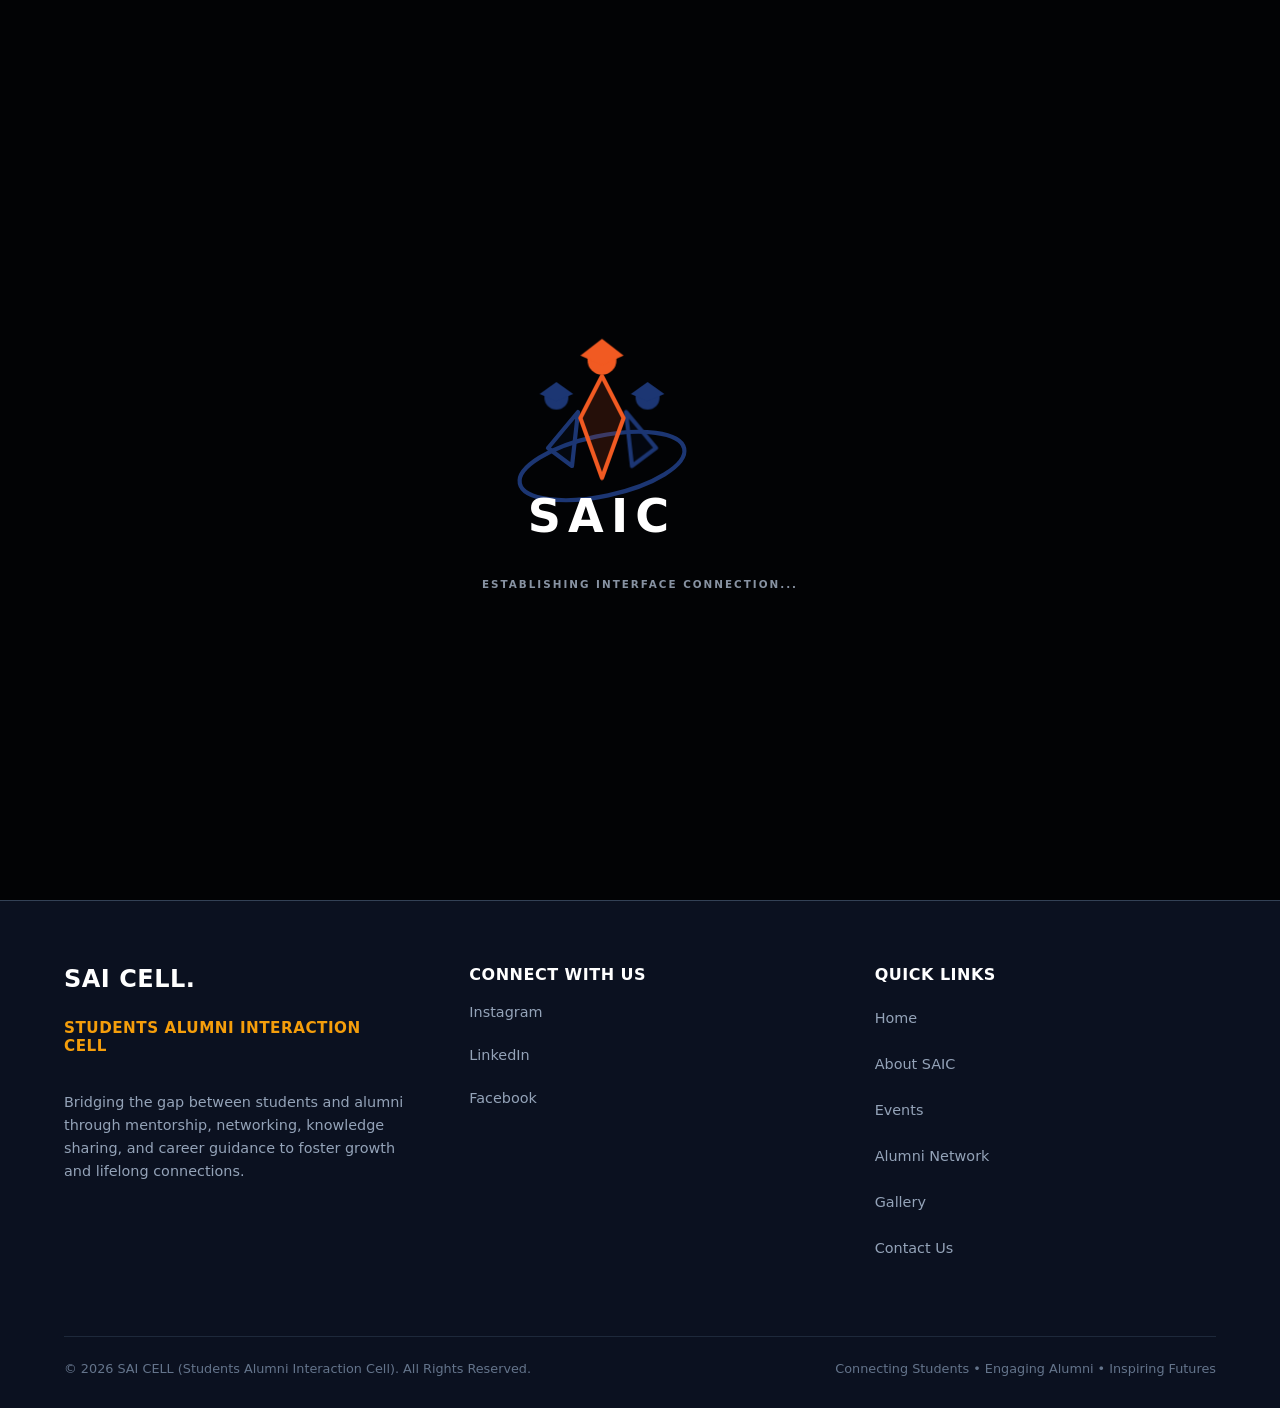
<file: index.html>
<!doctype html>
<html lang="en">
  <head>
    <meta charset="UTF-8" />
    <meta name="viewport" content="width=device-width, initial-scale=1.0" />
    <title>SAI Cell | Official Auditions</title>
    <link rel="stylesheet" href="style.css" />
    <link
      rel="stylesheet"
      href="https://cdnjs.cloudflare.com/ajax/libs/font-awesome/6.4.0/css/all.min.css"
    />

  <body>
    <div id="loader-portal">
      <div class="logo-assembly">
        <svg class="official-logo-svg" viewBox="0 0 200 200">
          <ellipse
            class="trace-shape swoosh-ring"
            cx="100"
            cy="130"
            rx="70"
            ry="25"
          />

          <g class="fig-group fig-left">
            <polygon
              class="trace-shape body-blue"
              points="55,115 80,85 75,130"
            />
            <circle class="head-node head-blue" cx="62" cy="73" r="10" />
            <polygon
              class="cap-node cap-blue"
              points="48,70 62,60 76,70 62,76"
            />
          </g>

          <g class="fig-group fig-right">
            <polygon
              class="trace-shape body-blue"
              points="145,115 120,85 125,130"
            />
            <circle class="head-node head-blue" cx="138" cy="73" r="10" />
            <polygon
              class="cap-node cap-blue"
              points="124,70 138,60 152,70 138,76"
            />
          </g>

          <g class="fig-group fig-center">
            <polygon
              class="trace-shape body-orange"
              points="82,90 100,55 118,90 100,140"
            />
            <circle class="head-node head-orange" cx="100" cy="42" r="12" />
            <polygon
              class="cap-node cap-orange"
              points="82,38 100,24 118,38 100,46"
            />
          </g>

          <g class="typo-group">
            <text x="100" y="185" class="logo-text-render" text-anchor="middle">
              SAIC
            </text>
          </g>
        </svg>
        <div class="status-terminal-text">
          ESTABLISHING INTERFACE CONNECTION...
        </div>
      </div>
    </div>

    <canvas id="ambient-mesh"></canvas>
    <div class="radial-cyber-glow"></div>

    <div class="app-container hidden-initially">
      <header class="navbar">
        <div class="logo-brand">
          <img src="logo.png" alt="logo_of_saic" class="logo-image" />
          <span class="orange-text">SAI</span><span class="white-text">CELL</span>
        </div>
        <nav class="nav-links">
          <a href="index.html" class="nav-item">HOME</a>
          <a href="domains.html" class="nav-item">OUR DOMAINS</a>
          <a href="events.html" class="nav-item">EVENTS</a>
          <a href="journey.html" class="nav-item">GALLERY</a>
          
          <a href="https://www.instagram.com/saicell_nitdgp/" target="_blank" class="nav-item social-icon">
            <i class="fa-brands fa-instagram"></i>
          </a>
          <a href="https://www.linkedin.com/company/saicell-nitdgp/" target="_blank" class="nav-item social-icon">
            <i class="fa-brands fa-linkedin-in"></i>
          </a>
          
          <a href="form.html" class="nav-btn-wrapper">
            <button class="btn-nav-action">APPLY NOW</button>
          </a>
        </nav>
      </header>

      <main class="hero-split-grid">
        <div class="hero-left-column">
          <div class="status-pill">RECRUITMENT PHASE ACTIVE</div>
          <h1 class="main-headline">
            Shape the Next <br /><span class="gradient-text">Innovation</span>.
          </h1>
          <p class="hero-description">
            Applications are now open!
            Join SAI Cell to gain hands-on experience, collaborate with talented
            peers, and contribute to exciting technical and creative initiatives.
            Learn, collaborate and create solutions that make an impact. 
          </p>
          <div class="action-cluster">
            <a href="form.html">
              <button class="btn-primary-glow">START ENTRY FORM</button>
            </a>
          </div>
        </div>

        <div class="hero-right-column">
          <div class="hologram-glass-card">
            <div class="matrix-scan-line"></div>
            <div class="card-icon-header">▶●</div>
            <h3>SYSTEM OVERVIEW</h3>
            <p>
              Applications are systematically screened across Technical,
              Management, and Creative categories. Prioritize your preferences
              on the next panel.
            </p>
            <div class="node-status">
              <div class="pulse-dot"></div>
              MAIN NODE RESPONSIVE
            </div>
          </div>
        </div>
      </main>
    </div>

    <div class="floating-corner-anchor">
      <a href="./form.html" class="magnetic-action-circle">
        <div class="wave-pulse"></div>
        <i class="fa-solid fa-file-lines"></i>
      </a>
    </div>

    <script src="script.js"></script>
    <footer class="footer">
    <div class="footer-container">

        <div class="footer-section">
            <h2>SAI CELL.</h2>
            <h4>Students Alumni Interaction Cell</h4>

            <p>
                Bridging the gap between students and alumni through
                mentorship, networking, knowledge sharing, and career
                guidance to foster growth and lifelong connections.
            </p>
        </div>

        <div class="footer-section center-section">
            <h3>CONNECT WITH US</h3>

            <a href="https://share.google/yKcPGp2Urg9eQfKqR" target="_blank" class="social-btn instagram">
                 Instagram
            </a>

            <a href="https://share.google/UvxDb7m8l8uNJDaCb" target="_blank" class="social-btn linkedin">
                 LinkedIn
            </a>

            <a href="https://share.google/wRjuJh4ARivcf4TmY" target="_blank" class="social-btn facebook">
                 Facebook
            </a>
        </div>

        <div class="footer-section">
            <h3>QUICK LINKS</h3>

            <ul class="quick-links">
                <li><a href="index.html">Home</a></li>
                <li><a href="https://www.alumninitdgp.in/">About SAIC</a></li>
                <li><a href="events.html">Events</a></li>
                <li><a href="https://www.alumninitdgp.in/">Alumni Network</a></li>
                <li><a href="journey.html">Gallery</a></li>
                <li><a href="https://www.alumninitdgp.in/">Contact Us</a></li>
            </ul>
        </div>

    </div>

    <div class="footer-bottom">
        <p>
            © 2026 SAI CELL (Students Alumni Interaction Cell). All Rights Reserved.
        </p>

        <p>
            Connecting Students • Engaging Alumni • Inspiring Futures
        </p>
    </div>
</footer>
  </body>
</html>
</file>
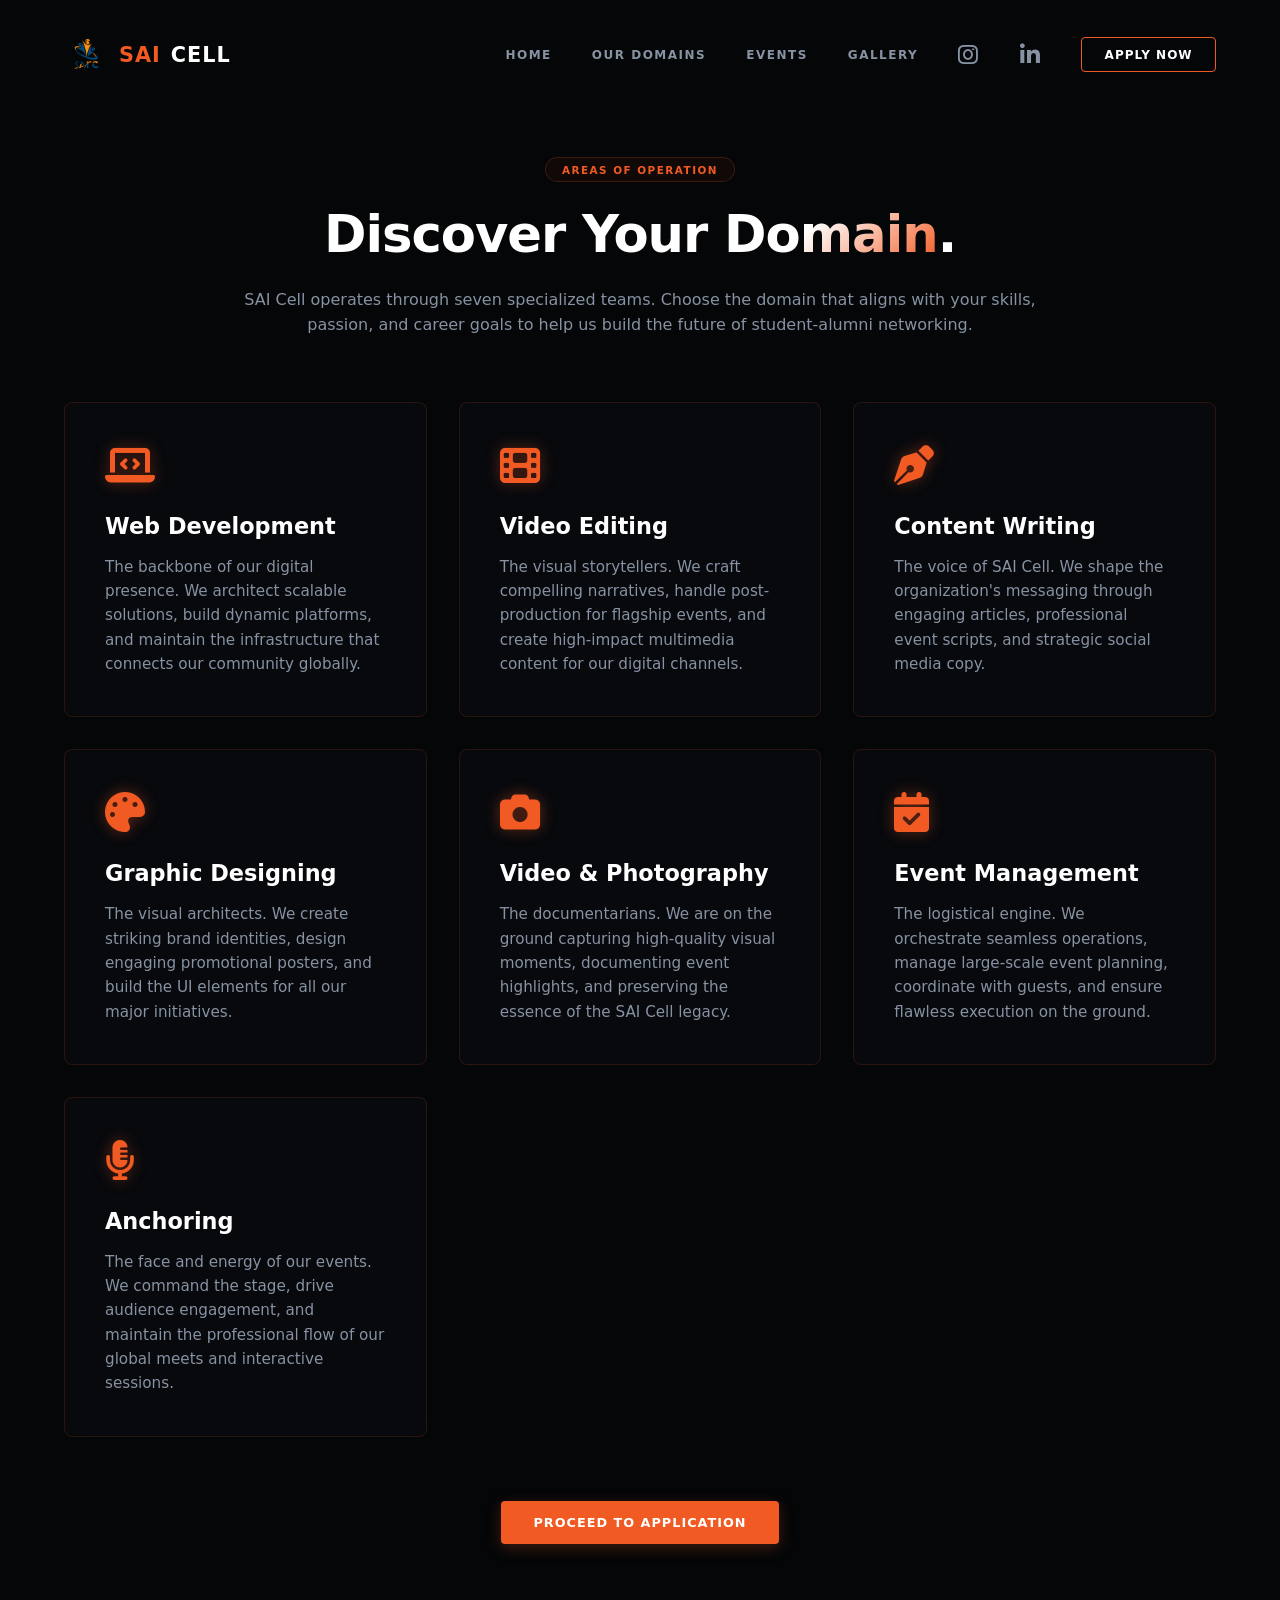
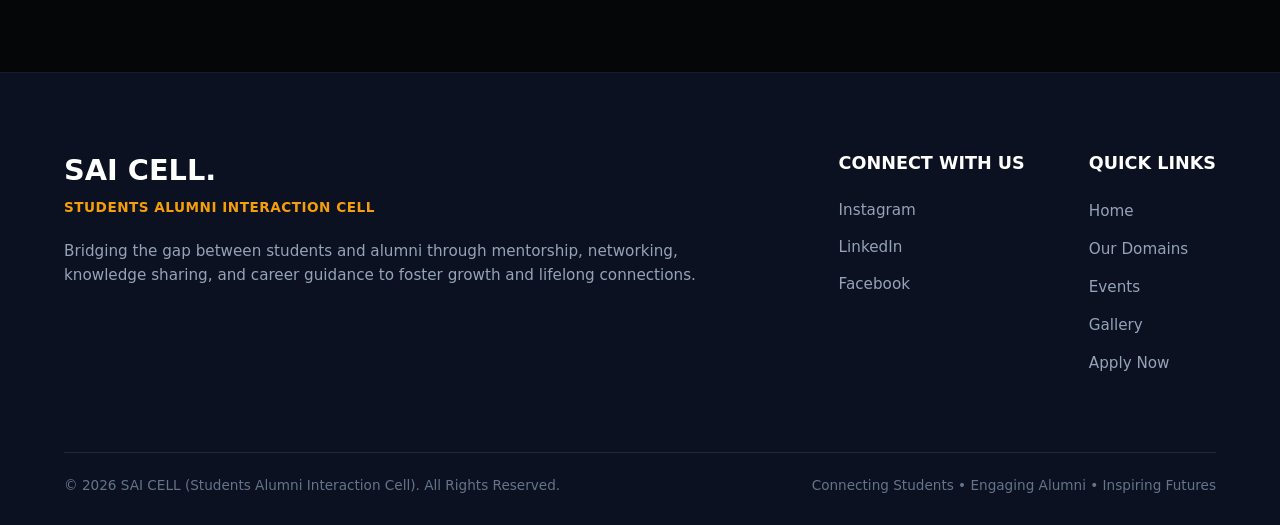
<file: domains.html>
<!doctype html>
<html lang="en">
  <head>
    <meta charset="UTF-8" />
    <meta name="viewport" content="width=device-width, initial-scale=1.0" />
    <title>SAI Cell | Our Domains</title>
    <link rel="stylesheet" href="domains.css" />
    <link
      rel="stylesheet"
      href="https://cdnjs.cloudflare.com/ajax/libs/font-awesome/6.4.0/css/all.min.css"
    />
  </head>
  <body>
    <div class="app-container">
      <header class="navbar">
        <div class="logo-brand">
          <img src="logo.png" alt="logo_of_saic" class="logo-image" />
          <span class="orange-text">SAI</span><span class="white-text">CELL</span>
        </div>
        <nav class="nav-links">
          <a href="index.html" class="nav-item">HOME</a>
          <a href="domains.html" class="nav-item">OUR DOMAINS</a>
          <a href="events.html" class="nav-item">EVENTS</a>
          <a href="journey.html" class="nav-item">GALLERY</a>
          <a href="https://www.instagram.com/saicell_nitdgp/" target="_blank" class="nav-item social-icon"><i class="fa-brands fa-instagram"></i></a>
          <a href="https://www.linkedin.com/company/saicell-nitdgp/" target="_blank" class="nav-item social-icon"><i class="fa-brands fa-linkedin-in"></i></a>
          <a href="form.html" class="nav-btn-wrapper"><button class="btn-nav-action">APPLY NOW</button></a>
        </nav>
      </header>

      <main class="domains-showcase">
        <div class="section-header-center">
          <div class="status-pill">AREAS OF OPERATION</div>
          <h1 class="main-headline">Discover Your <span class="gradient-text">Domain</span>.</h1>
          <p class="hero-description">
            SAI Cell operates through seven specialized teams. Choose the domain that aligns with your skills, passion, and career goals to help us build the future of student-alumni networking.
          </p>
        </div>

        <div class="domains-grid">
          
          <div class="domain-card">
            <div class="domain-icon"><i class="fa-solid fa-laptop-code"></i></div>
            <h2 class="domain-title">Web Development</h2>
            <p class="domain-desc">The backbone of our digital presence. We architect scalable solutions, build dynamic platforms, and maintain the infrastructure that connects our community globally.</p>
          </div>

          <div class="domain-card">
            <div class="domain-icon"><i class="fa-solid fa-film"></i></div>
            <h2 class="domain-title">Video Editing</h2>
            <p class="domain-desc">The visual storytellers. We craft compelling narratives, handle post-production for flagship events, and create high-impact multimedia content for our digital channels.</p>
          </div>

          <div class="domain-card">
            <div class="domain-icon"><i class="fa-solid fa-pen-nib"></i></div>
            <h2 class="domain-title">Content Writing</h2>
            <p class="domain-desc">The voice of SAI Cell. We shape the organization's messaging through engaging articles, professional event scripts, and strategic social media copy.</p>
          </div>

          <div class="domain-card">
            <div class="domain-icon"><i class="fa-solid fa-palette"></i></div>
            <h2 class="domain-title">Graphic Designing</h2>
            <p class="domain-desc">The visual architects. We create striking brand identities, design engaging promotional posters, and build the UI elements for all our major initiatives.</p>
          </div>

          <div class="domain-card">
            <div class="domain-icon"><i class="fa-solid fa-camera"></i></div>
            <h2 class="domain-title">Video & Photography</h2>
            <p class="domain-desc">The documentarians. We are on the ground capturing high-quality visual moments, documenting event highlights, and preserving the essence of the SAI Cell legacy.</p>
          </div>

          <div class="domain-card">
            <div class="domain-icon"><i class="fa-solid fa-calendar-check"></i></div>
            <h2 class="domain-title">Event Management</h2>
            <p class="domain-desc">The logistical engine. We orchestrate seamless operations, manage large-scale event planning, coordinate with guests, and ensure flawless execution on the ground.</p>
          </div>

          <div class="domain-card">
            <div class="domain-icon"><i class="fa-solid fa-microphone-lines"></i></div>
            <h2 class="domain-title">Anchoring</h2>
            <p class="domain-desc">The face and energy of our events. We command the stage, drive audience engagement, and maintain the professional flow of our global meets and interactive sessions.</p>
          </div>

        </div>

        <div class="action-cluster-center">
            <a href="form.html"><button class="btn-primary-solid">PROCEED TO APPLICATION</button></a>
        </div>
      </main>
    </div>

    <footer class="footer">
      <div class="footer-container">
        <div class="footer-section brand-section">
          <h2>SAI CELL.</h2>
          <h4>STUDENTS ALUMNI INTERACTION CELL</h4>
          <p>Bridging the gap between students and alumni through mentorship, networking, knowledge sharing, and career guidance to foster growth and lifelong connections.</p>
        </div>
        <div class="footer-section">
          <h3>CONNECT WITH US</h3>
          <div class="social-links-vertical">
            <a href="https://share.google/yKcPGp2Urg9eQfKqR" target="_blank" class="clean-link">Instagram</a>
            <a href="https://share.google/UvxDb7m8l8uNJDaCb" target="_blank" class="clean-link">LinkedIn</a>
            <a href="https://share.google/wRjuJh4ARivcf4TmY" target="_blank" class="clean-link">Facebook</a>
          </div>
        </div>
        <div class="footer-section">
          <h3>QUICK LINKS</h3>
          <ul class="quick-links">
            <li><a href="index.html" class="clean-link">Home</a></li>
            <li><a href="domains.html" class="clean-link">Our Domains</a></li>
            <li><a href="events.html" class="clean-link">Events</a></li>
            <li><a href="journey.html" class="clean-link">Gallery</a></li>
            <li><a href="form.html" class="clean-link">Apply Now</a></li>
          </ul>
        </div>
      </div>
      <div class="footer-bottom">
        <p>© 2026 SAI CELL (Students Alumni Interaction Cell). All Rights Reserved.</p>
        <p>Connecting Students • Engaging Alumni • Inspiring Futures</p>
      </div>
    </footer>
  </body>
</html>
</file>
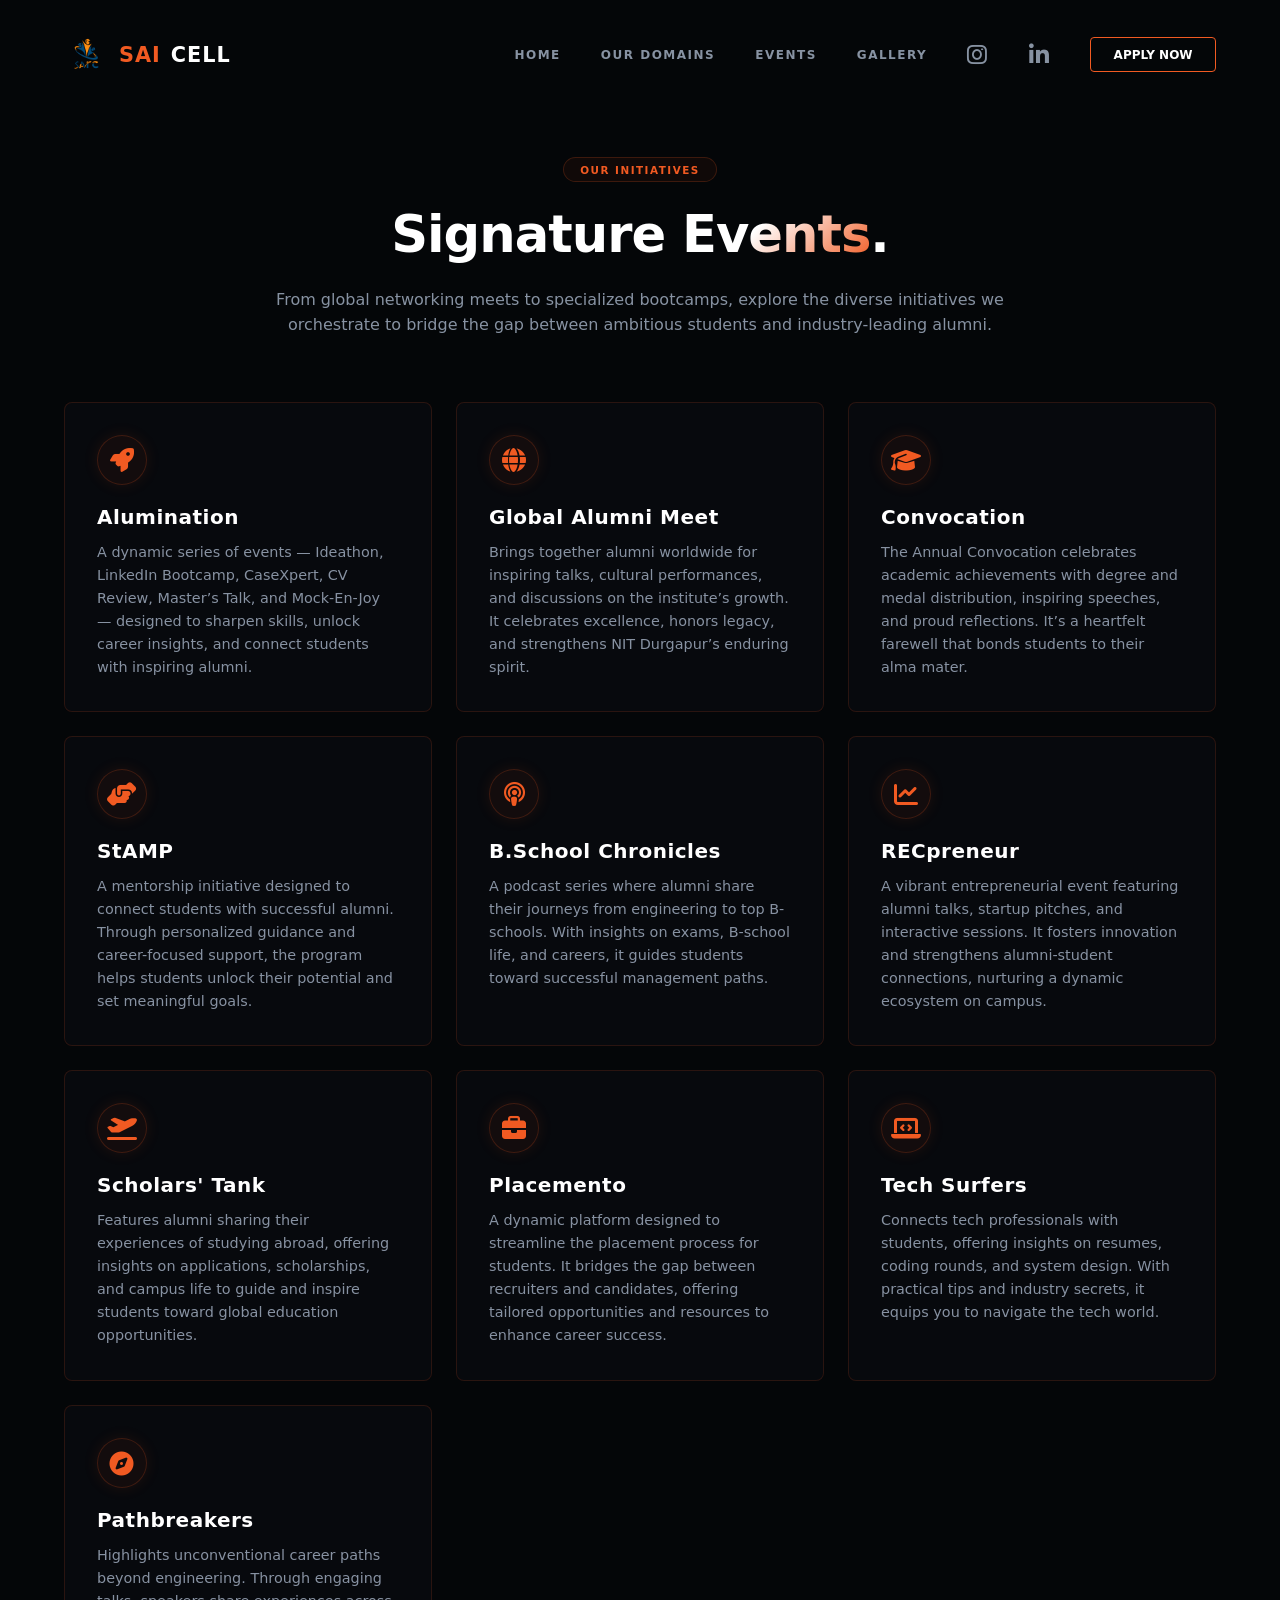
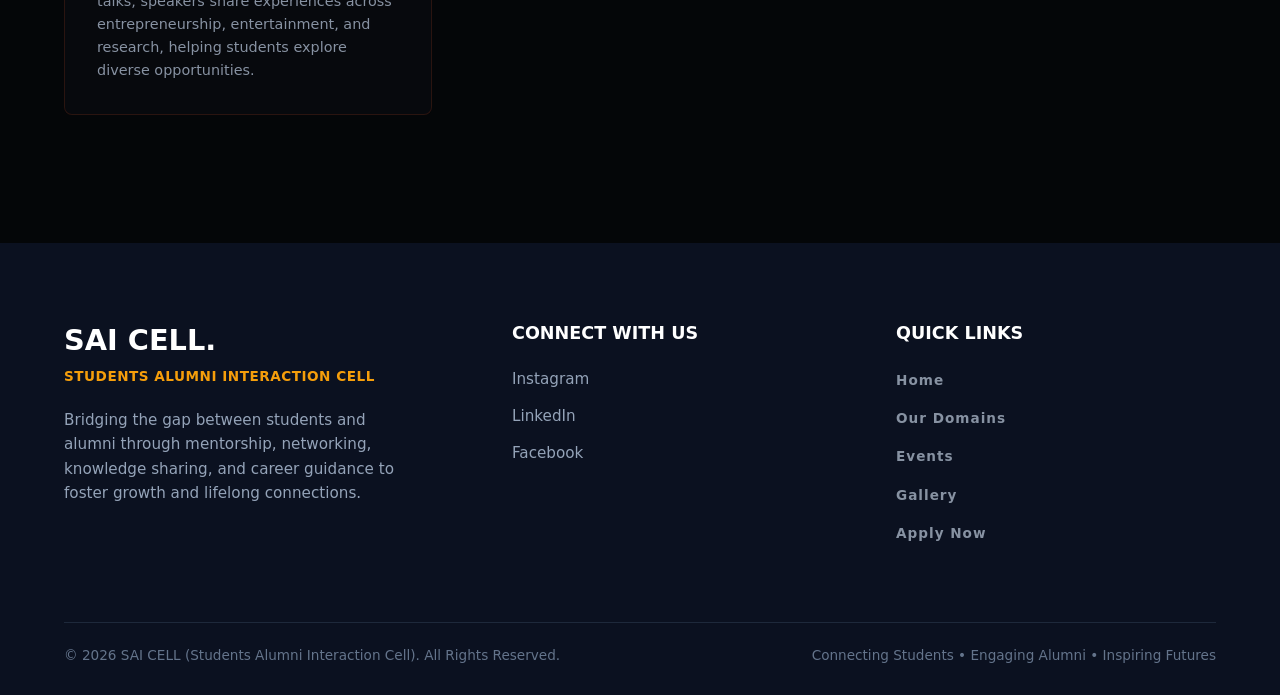
<file: events.html>
<!doctype html>
<html lang="en">
  <head>
    <meta charset="UTF-8" />
    <meta name="viewport" content="width=device-width, initial-scale=1.0" />
    <title>SAI Cell | Signature Events</title>
    <link rel="stylesheet" href="events.css" />
    <link
      rel="stylesheet"
      href="https://cdnjs.cloudflare.com/ajax/libs/font-awesome/6.4.0/css/all.min.css"
    />
  </head>
  <body>
    <div class="app-container">
      <header class="navbar">
        <div class="logo-brand">
          <img src="logo.png" alt="logo_of_saic" class="logo-image" />
          <span class="orange-text">SAI</span
          ><span class="white-text">CELL</span>
        </div>
        <nav class="nav-links">
          <a href="index.html" class="nav-item">Home</a>
          <a href="domains.html" class="nav-item">Our Domains</a>
          <a href="events.html" class="nav-item">Events</a>
          <a href="journey.html" class="nav-item">Gallery</a>
          <a
            href="https://www.instagram.com/saicell_nitdgp/"
            target="_blank"
            class="nav-item social-icon"
            ><i class="fa-brands fa-instagram"></i
          ></a>
          <a
            href="https://www.linkedin.com/company/saicell-nitdgp/"
            target="_blank"
            class="nav-item social-icon"
            ><i class="fa-brands fa-linkedin-in"></i
          ></a>
          <a href="form.html" class="nav-btn-wrapper"
            ><button class="btn-nav-action">APPLY NOW</button></a
          >
        </nav>
      </header>

      <main class="events-showcase">
        <div class="section-header-center">
          <div class="status-pill">OUR INITIATIVES</div>
          <h1 class="main-headline">
            Signature <span class="gradient-text">Events</span>.
          </h1>
          <p class="hero-description">
            From global networking meets to specialized bootcamps, explore the
            diverse initiatives we orchestrate to bridge the gap between
            ambitious students and industry-leading alumni.
          </p>
        </div>

        <div class="events-grid">
          <div class="event-card">
            <div class="event-icon"><i class="fa-solid fa-rocket"></i></div>
            <h2 class="event-title">Alumination</h2>
            <p class="event-desc">
              A dynamic series of events — Ideathon, LinkedIn Bootcamp,
              CaseXpert, CV Review, Master’s Talk, and Mock-En-Joy — designed to
              sharpen skills, unlock career insights, and connect students with
              inspiring alumni.
            </p>
          </div>

          <div class="event-card">
            <div class="event-icon"><i class="fa-solid fa-globe"></i></div>
            <h2 class="event-title">Global Alumni Meet</h2>
            <p class="event-desc">
              Brings together alumni worldwide for inspiring talks, cultural
              performances, and discussions on the institute’s growth. It
              celebrates excellence, honors legacy, and strengthens NIT
              Durgapur’s enduring spirit.
            </p>
          </div>

          <div class="event-card">
            <div class="event-icon">
              <i class="fa-solid fa-graduation-cap"></i>
            </div>
            <h2 class="event-title">Convocation</h2>
            <p class="event-desc">
              The Annual Convocation celebrates academic achievements with
              degree and medal distribution, inspiring speeches, and proud
              reflections. It’s a heartfelt farewell that bonds students to
              their alma mater.
            </p>
          </div>

          <div class="event-card">
            <div class="event-icon">
              <i class="fa-solid fa-handshake-angle"></i>
            </div>
            <h2 class="event-title">StAMP</h2>
            <p class="event-desc">
              A mentorship initiative designed to connect students with
              successful alumni. Through personalized guidance and
              career-focused support, the program helps students unlock their
              potential and set meaningful goals.
            </p>
          </div>

          <div class="event-card">
            <div class="event-icon"><i class="fa-solid fa-podcast"></i></div>
            <h2 class="event-title">B.School Chronicles</h2>
            <p class="event-desc">
              A podcast series where alumni share their journeys from
              engineering to top B-schools. With insights on exams, B-school
              life, and careers, it guides students toward successful management
              paths.
            </p>
          </div>

          <div class="event-card">
            <div class="event-icon"><i class="fa-solid fa-chart-line"></i></div>
            <h2 class="event-title">RECpreneur</h2>
            <p class="event-desc">
              A vibrant entrepreneurial event featuring alumni talks, startup
              pitches, and interactive sessions. It fosters innovation and
              strengthens alumni-student connections, nurturing a dynamic
              ecosystem on campus.
            </p>
          </div>

          <div class="event-card">
            <div class="event-icon">
              <i class="fa-solid fa-plane-departure"></i>
            </div>
            <h2 class="event-title">Scholars' Tank</h2>
            <p class="event-desc">
              Features alumni sharing their experiences of studying abroad,
              offering insights on applications, scholarships, and campus life
              to guide and inspire students toward global education
              opportunities.
            </p>
          </div>

          <div class="event-card">
            <div class="event-icon"><i class="fa-solid fa-briefcase"></i></div>
            <h2 class="event-title">Placemento</h2>
            <p class="event-desc">
              A dynamic platform designed to streamline the placement process
              for students. It bridges the gap between recruiters and
              candidates, offering tailored opportunities and resources to
              enhance career success.
            </p>
          </div>

          <div class="event-card">
            <div class="event-icon">
              <i class="fa-solid fa-laptop-code"></i>
            </div>
            <h2 class="event-title">Tech Surfers</h2>
            <p class="event-desc">
              Connects tech professionals with students, offering insights on
              resumes, coding rounds, and system design. With practical tips and
              industry secrets, it equips you to navigate the tech world.
            </p>
          </div>

          <div class="event-card">
            <div class="event-icon"><i class="fa-solid fa-compass"></i></div>
            <h2 class="event-title">Pathbreakers</h2>
            <p class="event-desc">
              Highlights unconventional career paths beyond engineering. Through
              engaging talks, speakers share experiences across
              entrepreneurship, entertainment, and research, helping students
              explore diverse opportunities.
            </p>
          </div>
        </div>
      </main>
    </div>

    <footer class="footer">
      <div class="footer-container">
        <div class="footer-section brand-section">
          <h2>SAI CELL.</h2>
          <h4>STUDENTS ALUMNI INTERACTION CELL</h4>
          <p>
            Bridging the gap between students and alumni through mentorship,
            networking, knowledge sharing, and career guidance to foster growth
            and lifelong connections.
          </p>
        </div>

        <div class="footer-section">
          <h3>CONNECT WITH US</h3>
          <div class="social-links-vertical">
            <a
              href="https://share.google/yKcPGp2Urg9eQfKqR"
              target="_blank"
              class="clean-link"
              >Instagram</a
            >
            <a
              href="https://share.google/UvxDb7m8l8uNJDaCb"
              target="_blank"
              class="clean-link"
              >LinkedIn</a
            >
            <a
              href="https://share.google/wRjuJh4ARivcf4TmY"
              target="_blank"
              class="clean-link"
              >Facebook</a
            >
          </div>
        </div>

        <div class="footer-section">
          <h3>QUICK LINKS</h3>
          <ul class="quick-links">
            <li><a href="index.html" class="clean-link">Home</a></li>
            <li><a href="domains.html" class="clean-link">Our Domains</a></li>
            <li><a href="events.html" class="clean-link">Events</a></li>
            <li><a href="journey.html" class="clean-link">Gallery</a></li>
            <li><a href="form.html" class="clean-link">Apply Now</a></li>
          </ul>
        </div>
      </div>

      <div class="footer-bottom">
        <p>
          © 2026 SAI CELL (Students Alumni Interaction Cell). All Rights
          Reserved.
        </p>
        <p>Connecting Students • Engaging Alumni • Inspiring Futures</p>
      </div>
    </footer>
  </body>
</html>
</file>
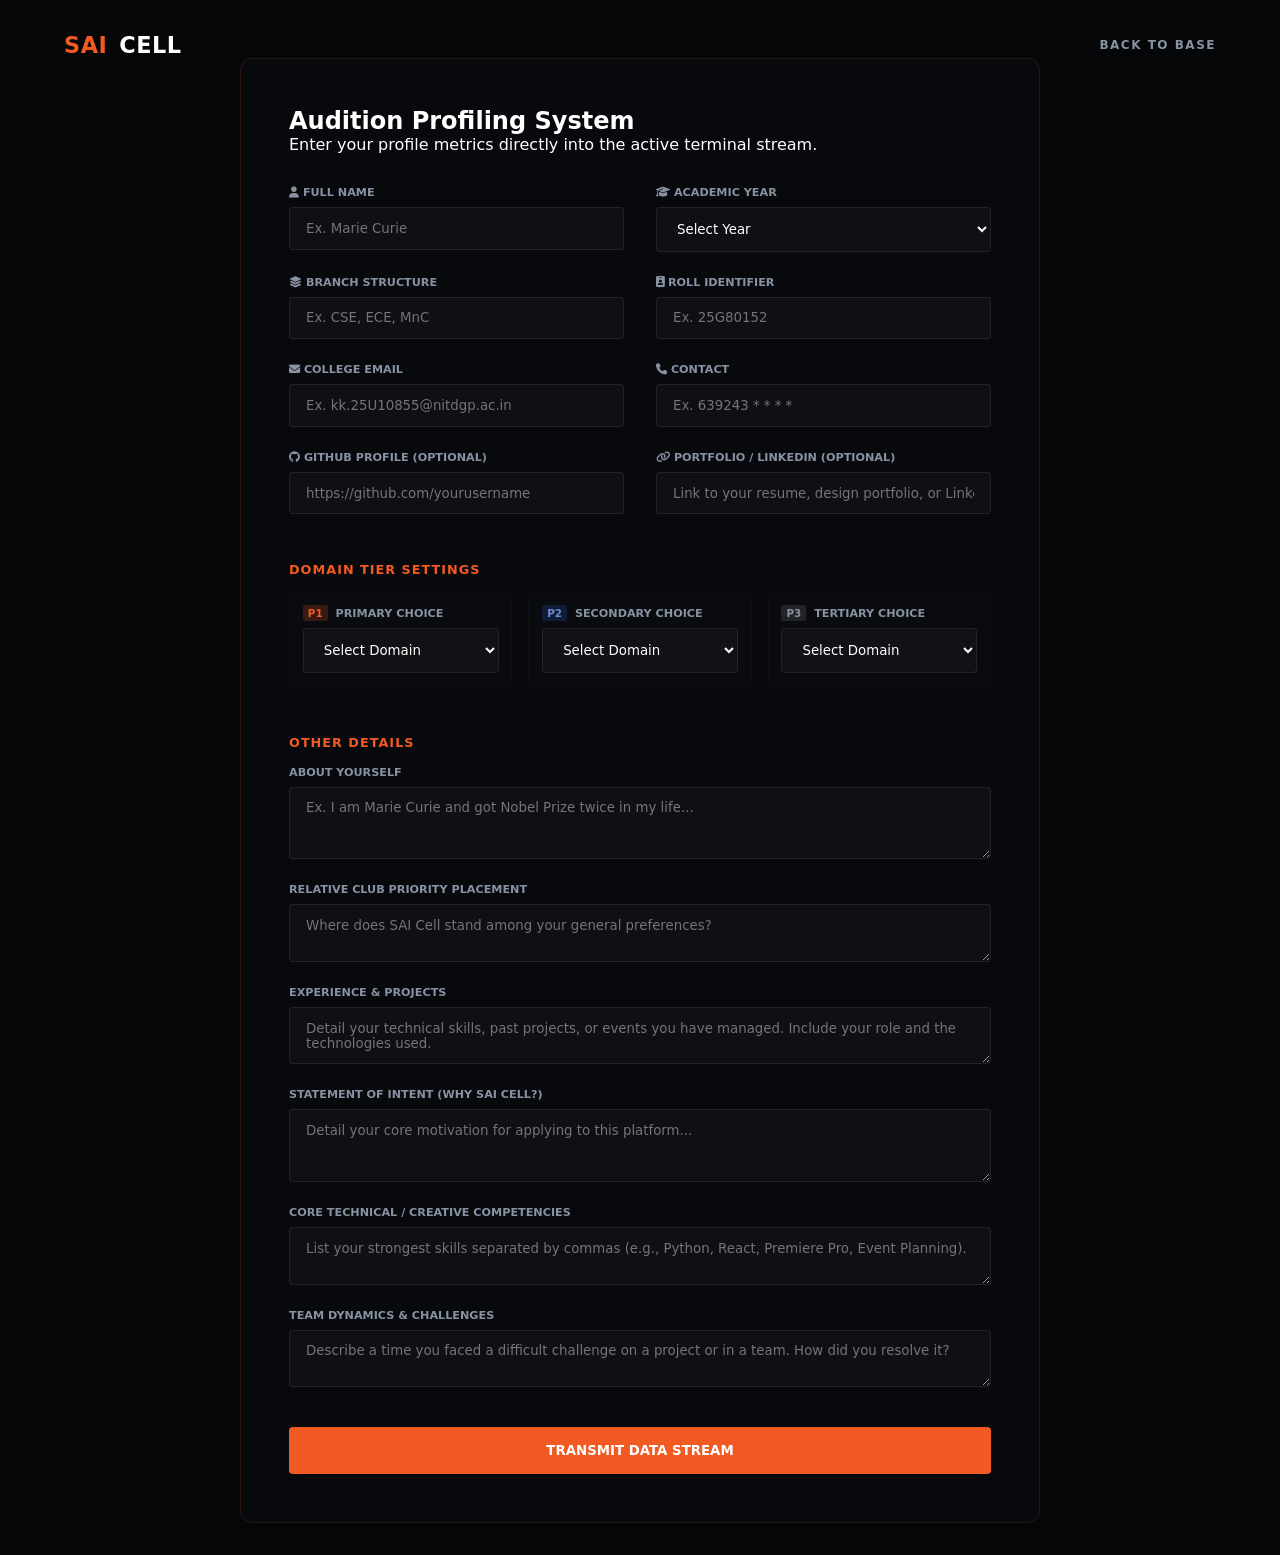
<file: form.html>
<!doctype html>
<html lang="en">
  <head>
    <meta charset="UTF-8" />
    <meta name="viewport" content="width=device-width, initial-scale=1.0" />
    <title>Application Intake | SAI Cell</title>
    <link rel="stylesheet" href="style.css" />
    <link
      rel="stylesheet"
      href="https://cdnjs.cloudflare.com/ajax/libs/font-awesome/6.4.0/css/all.min.css"
    />
  </head>
  <body>
    <canvas id="ambient-mesh"></canvas>

    <div class="app-container show-interface">
      <header class="navbar">
        <div class="logo-brand">
          <span class="orange-text">SAI</span
          ><span class="white-text">CELL</span>
        </div>
        <nav class="nav-links">
          <a href="./index.html" class="nav-item">BACK TO BASE</a>
        </nav>
      </header>

      <main class="form-center-box">
        <div class="glass-input-node">
          <div class="form-title-wrapper" style="margin-bottom: 2rem">
            <h2>Audition Profiling System</h2>
            <p>
              Enter your profile metrics directly into the active terminal
              stream.
            </p>
          </div>
          <form id="auditionForm">
            <div class="form-row-split">
              <div class="input-container">
                <label><i class="fa-solid fa-user"></i> Full Name</label>
                <input
                  type="text"
                  name="FULL NAME"
                  required
                  placeholder="Ex. Marie Curie"
                />
              </div>
              <div class="input-container">
                <label
                  ><i class="fa-solid fa-graduation-cap"></i> Academic
                  Year</label
                >
                <select name="ACADEMIC YEAR" required>
                  <option value="" disabled selected>Select Year</option>
                  <option value="1">1st Year</option>
                  <option value="2">2nd Year</option>
                </select>
              </div>
            </div>

            <div class="form-row-split">
              <div class="input-container">
                <label
                  ><i class="fa-solid fa-layer-group"></i> Branch
                  Structure</label
                >
                <input
                  type="text"
                  name="BRANCH"
                  required
                  placeholder="Ex. CSE, ECE, MnC"
                />
              </div>
              <div class="input-container">
                <label
                  ><i class="fa-solid fa-id-badge"></i> Roll Identifier</label
                >
                <input
                  type="text"
                  name="ROLL NUMBER"
                  required
                  placeholder="Ex. 25G80152"
                />
              </div>
            </div>

            <div class="form-row-split">
              <div class="input-container">
                <label><i class="fa-solid fa-envelope"></i> College Email</label>
                <input
                  type="text"
                  name="COLLEGE EMAIL"
                  required
                  placeholder="Ex. kk.25U10855@nitdgp.ac.in"
                />
              </div>
              <div class="input-container">
                <label><i class="fa-solid fa-phone"></i> Contact</label>
                <input
                  type="text"
                  name="PHONE NUMBER"
                  required
                  pattern="[0-9]{10}"
                  placeholder="Ex. 639243 * * * *"
                />
              </div>
            </div>

            <div class="form-row-split">
              <div class="input-container">
                <label
                  ><i class="fa-brands fa-github"></i> GitHub Profile
                  (Optional)</label
                >
                <input
                  type="url"
                  name="github_link"
                  placeholder="https://github.com/yourusername"
                />
              </div>
              <div class="input-container">
                <label
                  ><i class="fa-solid fa-link"></i> Portfolio / LinkedIn
                  (Optional)</label
                >
                <input
                  type="url"
                  name="portfolio_link"
                  placeholder="Link to your resume, design portfolio, or LinkedIn"
                />
              </div>
            </div>

            <h4
              style="
                margin: 1.5rem 0 1rem;
                color: var(--brand-orange);
                letter-spacing: 1px;
                font-size: 0.8rem;
                text-transform: uppercase;
              "
            >
              Domain Tier Settings
            </h4>
            <div class="priority-tri-layout">
              <div class="input-container p-card">
                <label><span class="p-tag t1">P1</span> Primary Choice</label>
                <select name="PRIMARY CHOICE" required class="priorityForChoice">
                  <option value="" disabled selected>Select Domain</option>
                  <option value="Web Development">Web development</option>
                  <option value="Video Editing">Video editing</option>
                  <option value="Graphic Designing">Graphic designing</option>
                  <option value="Anchoring">Anchoring</option>
                  <option value="Event Management">Event Management</option>
                </select>
              </div>
              <div class="input-container p-card">
                <label><span class="p-tag t2">P2</span> Secondary Choice</label>
                <select name="SECONDARY CHOICE">
                  <option value="" disabled selected>Select Domain</option>
                  <option value="Web Development">Web development</option>
                  <option value="Video Editing">Video editing</option>
                  <option value="Graphic Designing">Graphic designing</option>
                  <option value="Anchoring">Anchoring</option>
                  <option value="Event Management">Event Management</option>
                </select>
              </div>
              <div class="input-container p-card">
                <label><span class="p-tag t3">P3</span> Tertiary Choice</label>
                <select name="TERTIARY CHOICE">
                  <option value="" disabled selected>Select Domain</option>
                  <option value="Web Development">Web development</option>
                  <option value="Video Editing">Video editing</option>
                  <option value="Graphic Designing">Graphic designing</option>
                  <option value="Anchoring">Anchoring</option>
                  <option value="Event Management">Event Management</option>
                </select>
              </div>
            </div>

            <h4
              style="
                margin: 1.5rem 0 1rem;
                color: var(--brand-orange);
                letter-spacing: 1px;
                font-size: 0.8rem;
                text-transform: uppercase;
              "
            >
              Other Details
            </h4>

            <div class="input-container">
              <label>About Yourself</label>
              <textarea
                name="ABOUT THEMSELVES"
                rows="3"
                required
                placeholder="Ex. I am Marie Curie and got Nobel Prize twice in my life..."
              ></textarea>
            </div>

            <div class="input-container">
              <label>Relative Club Priority Placement</label>
              <textarea
                type="text"
                name="CLUB PREFERENCE"
                required
                placeholder="Where does SAI Cell stand among your general preferences?"
              ></textarea>
            </div>

            <div class="input-container">
              <label>Experience & Projects</label>
              <textarea
                name="EXPERIENCE and PROJECTS"
                rows="2"
                required
                placeholder="Detail your technical skills, past projects, or events you have managed. Include your role and the technologies used."
              ></textarea>
            </div>

            <div class="input-container">
              <label>Statement of Intent (Why SAI Cell?)</label>
              <textarea
                name="WHY SAI CELL?"
                rows="3"
                required
                placeholder="Detail your core motivation for applying to this platform..."
              ></textarea>
            </div>

            <div class="input-container">
              <label>Core Technical / Creative Competencies</label>
              <textarea
                type="text"
                name="SKILLS"
                required
                placeholder="List your strongest skills separated by commas (e.g., Python, React, Premiere Pro, Event Planning)."
              ></textarea>
            </div>

            <div class="input-container">
              <label>Team Dynamics & Challenges</label>
              <textarea
                type="text"
                name="TEAM WORK and CHALLENGES"
                required
                placeholder="Describe a time you faced a difficult challenge on a project or in a team. How did you resolve it?"
              ></textarea>
            </div>

            <button type="submit" class="btn-form-send">
              TRANSMIT DATA STREAM
            </button>
          </form>
        </div>
      </main>
    </div>
  </body>
</html>

<script>
  document
    .getElementById("auditionForm")
    .addEventListener("submit", function (e) {
      e.preventDefault(); // STOPS the page from refreshing

      const submitButton = document.querySelector(".btn-form-send");
      submitButton.innerText = "TRANSMITTING DATA...";
      submitButton.disabled = true;

      // 1. Get the data
      const formData = new FormData(this);

      // 2. THE FIX: Convert the data so Google Apps Script can actually read it!
      const data = new URLSearchParams(formData);

      // 3. Send it to Google
      fetch(
        "https://script.google.com/macros/s/AKfycbwEay7AI8U5QOmf5LIhpRD8qoT1oRRHCdUibMPLN4MsOV25BU54ONqEyPuVmEJQHL54pQ/exec",
        {
          method: "POST",
          body: data,
          mode: "no-cors",
        },
      )
        .then(() => {
          // Because of no-cors, this triggers immediately after the network sends the data
          alert(
            "Submission successful!",
          );
          window.location.href = "https://www.alumninitdgp.in/";
        })
        .catch((error) => {
          console.error("Error:", error);
          alert("Something went wrong. Please try again.");
          submitButton.innerText = "TRANSMIT DATA STREAM";
          submitButton.disabled = false;
        });
    });
</script>
</file>
<file: style.css>
/* ==========================================================================
   🎨 BRAND CONSTANTS & VARIABLE ARCHITECTURE
   ========================================================================== */
:root {
    --bg-dark-core: #040608;
    --glass-surface: rgba(9, 11, 16, 0.8);
    --brand-orange: #f15a22; /* Pure crisp branding orange */
    --brand-blue: #1c3673;   /* Pure deep navy branding blue */
    --text-main: #ffffff;
    --text-sub: #8792a2;
    --line-glow: rgba(241, 90, 34, 0.15);
}

* {
    margin: 0;
    padding: 0;
    box-sizing: border-box;
    font-family: system-ui, -apple-system, BlinkMacSystemFont, sans-serif;
}

body {
    background-color: var(--bg-dark-core);
    color: var(--text-main);
    min-height: 100vh;
    overflow-x: hidden;
}

#ambient-mesh {
    position: fixed;
    top: 0;
    left: 0;
    width: 100vw;
    height: 100vh;
    z-index: 1;
    pointer-events: none;
}

.radial-cyber-glow {
    position: fixed;
    top: -10%;
    right: -10%;
    width: 500px;
    height: 500px;
    background: radial-gradient(circle, rgba(241, 90, 34, 0.08) 0%, transparent 70%);
    z-index: 2;
    pointer-events: none;
}

/* ==========================================================================
   ⚡️ OPTIMIZED PRELOADER & GEOMETRIC LOGO RENDERING
   ========================================================================== */
#loader-portal {
    position: fixed;
    top: 0;
    left: 0;
    width: 100vw;
    height: 100vh;
    background-color: #020305;
    z-index: 99999;
    display: flex;
    justify-content: center;
    align-items: center;
    transition: transform 0.6s cubic-bezier(0.85, 0, 0.15, 1);
}

.official-logo-svg {
    width: 240px;
    height: 240px;
    overflow: visible;
}

/* 🖋 High-Speed Math Vector Rendering Engine */
.trace-shape {
    fill: none;
    stroke-width: 3.5;
    stroke-linecap: round;
    stroke-linejoin: round;
    stroke-dasharray: 600;
    stroke-dashoffset: 600;
    animation: triggerDraw 1.6s cubic-bezier(0.25, 1, 0.5, 1) forwards;
}

.swoosh-ring {
    stroke: var(--brand-blue);
    transform: rotate(-12deg);
    transform-origin: 100px 130px;
}

.body-blue { stroke: var(--brand-blue); fill: rgba(28, 54, 115, 0.1); }
.body-orange { stroke: var(--brand-orange); fill: rgba(241, 90, 34, 0.15); }

/* Fast-execution transformation animations */
.head-node {
    opacity: 0;
    transform: scale(0);
    animation: scaleNode 0.4s cubic-bezier(0.34, 1.56, 0.64, 1) 0.8s forwards;
}
.head-blue { fill: var(--brand-blue); }
.head-orange { fill: var(--brand-orange); }

.cap-node {
    opacity: 0;
    transform: scale(0);
    animation: scaleNode 0.4s cubic-bezier(0.34, 1.56, 0.64, 1) 1s forwards;
}
.cap-blue { fill: var(--brand-blue); }
.cap-orange { fill: var(--brand-orange); }

/* Typography Precision Injection */
.logo-text-render {
    font-size: 2.4rem;
    font-weight: 900;
    letter-spacing: 6px;
    fill: var(--text-main);
    opacity: 0;
    transform: translateY(10px);
    animation: textSlideUp 0.5s ease-out 1.2s forwards;
}

@keyframes triggerDraw {
    to { stroke-dashoffset: 0; }
}
@keyframes scaleNode {
    to { opacity: 1; transform: scale(1); }
}
@keyframes textSlideUp {
    to { opacity: 1; transform: translateY(0); }
}

.status-terminal-text {
    text-align: center;
    font-size: 0.65rem;
    font-weight: 700;
    letter-spacing: 2px;
    color: var(--text-sub);
    margin-top: 1.5rem;
}

.hide-preloader {
    transform: translateY(-100%);
    pointer-events: none;
}

/* ==========================================================================
   🌐 STRUCTURAL SITE CONTAINER LAYOUTS
   ========================================================================== */
.app-container {
    position: relative;
    z-index: 10;
    max-width: 1300px;
    margin: 0 auto;
    padding: 2rem 4rem;
    min-height: 100vh;
    display: flex;
    flex-direction: column;
}

.hidden-initially { opacity: 0; transform: scale(0.99); }
.show-interface {
    opacity: 1; 
    transform: scale(1);
    transition: opacity 0.5s ease-out, transform 0.5s ease-out;
}

/* Navigation Controls Bar */
.navbar {
    display: flex;
    justify-content: space-between;
    align-items: center;
    width: 100%;
}

.logo-brand { font-weight: 900; font-size: 1.3rem; letter-spacing: 1px; }
.orange-text { color: var(--brand-orange); }
.white-text { color: var(--text-main); }

.nav-links { display: flex; align-items: center; gap: 2.5rem; }
.nav-item {
    color: var(--text-sub);
    text-decoration: none;
    font-size: 0.75rem;
    font-weight: 700;
    letter-spacing: 1.5px;
    transition: color 0.2s;
}
.nav-item:hover, .nav-item.active { color: var(--text-main); }

.btn-nav-action {
    background: transparent;
    border: 1px solid var(--brand-orange);
    color: var(--text-main);
    margin-right: 0;
    padding: 0.6rem 1.4rem;
    border-radius: 4px;
    font-size: 0.75rem;
    font-weight: 700;
    cursor: pointer;
    transition: all 0.2s;
}
.btn-nav-action:hover {
    background: var(--brand-orange);
    box-shadow: 0 0 20px rgba(241, 90, 34, 0.4);
}

/* Main Screen Presentation Grid Split */
.hero-split-grid {
    display: grid;
    grid-template-columns: 1.1fr 0.9fr;
    gap: 4rem;
    align-items: center;
    margin: auto 0;
    width: 100%;
}

.status-pill {
    background: rgba(241, 90, 34, 0.05);
    border: 1px solid rgba(241, 90, 34, 0.2);
    color: var(--brand-orange);
    padding: 0.35rem 1rem;
    display: inline-block;
    border-radius: 20px;
    font-size: 0.65rem;
    font-weight: 800;
    letter-spacing: 1.5px;
    margin-bottom: 1.5rem;
}

.main-headline {
    font-size: 4.2rem;
    font-weight: 900;
    line-height: 1.1;
    letter-spacing: -1px;
    margin-bottom: 1.5rem;
}

.gradient-text {
    background: linear-gradient(135deg, var(--text-main) 40%, var(--brand-orange));
    -webkit-background-clip: text;
    -webkit-text-fill-color: transparent;
}

.hero-description {
    color: var(--text-sub);
    font-size: 1rem;
    line-height: 1.6;
    margin-bottom: 2.5rem;
    max-width: 500px;
}

.btn-primary-glow {
    background: var(--brand-orange);
    color: var(--text-main);
    border: none;
    padding: 0.9rem 2rem;
    border-radius: 4px;
    font-weight: 800;
    font-size: 0.8rem;
    cursor: pointer;
    box-shadow: 0 4px 15px rgba(241, 90, 34, 0.25);
    transition: transform 0.2s, box-shadow 0.2s;
}
.btn-primary-glow:hover {
    transform: translateY(-2px);
    box-shadow: 0 6px 25px rgba(241, 90, 34, 0.45);
}

/* Hologram Card */
.hologram-glass-card {
    background: var(--glass-surface);
    border: 1px solid var(--line-glow);
    border-radius: 8px;
    padding: 2.5rem;
    position: relative;
    overflow: hidden;
    backdrop-filter: blur(10px);
}

.matrix-scan-line {
    position: absolute;
    top: 0;
    left: 0;
    width: 100%;
    height: 2px;
    background: var(--brand-orange);
    opacity: 0.7;
    animation: fluidSweep 3s linear infinite;
}

@keyframes fluidSweep {
    0% { top: 0%; }
    100% { top: 100%; }
}

.card-icon-header { font-size: 2rem; color: var(--brand-orange); margin-bottom: 1rem; }
.hologram-glass-card h3 { font-size: 1.2rem; margin-bottom: 0.8rem; }
.hologram-glass-card p { color: var(--text-sub); font-size: 0.85rem; line-height: 1.5; margin-bottom: 1.5rem; }

.node-status { display: flex; align-items: center; gap: 6px; font-size: 0.65rem; color: var(--brand-orange); font-weight: 800; }
.pulse-dot { width: 6px; height: 6px; background: var(--brand-orange); border-radius: 50%; }

/* Form Elements Framework Linking (Page 2 Integration) */
.form-center-box { display: flex; justify-content: center; margin: auto 0; }
.glass-input-node { background: var(--glass-surface); border: 1px solid var(--line-glow); border-radius: 12px; padding: 3rem; width: 100%; max-width: 800px; position: relative; }
.form-row-split { display: grid; grid-template-columns: 1fr 1fr; gap: 2rem; }
.priority-tri-layout { 
    display: grid; 
    grid-template-columns: repeat(auto-fit, minmax(200px, 1fr)); 
    gap: 1rem; 
}

.input-container { display: flex; flex-direction: column; gap: 0.5rem; margin-bottom: 1.5rem; }
.input-container label { font-size: 0.7rem; font-weight: 700; color: var(--text-sub); text-transform: uppercase; }
.input-container input, .input-container select, .input-container textarea { background: rgba(255,255,255,0.03); border: 1px solid rgba(255,255,255,0.08); padding: 0.8rem 1rem; color: #fff; outline: none; border-radius: 4px; }
.input-container input:focus, .input-container select:focus, .input-container textarea:focus { border-color: var(--brand-orange); }

.p-card { background: rgba(255,255,255,0.01); padding: 0.8rem; border-radius: 4px; border: 1px solid rgba(255,255,255,0.02); }
.p-tag { font-size: 0.65rem; font-weight: 900; padding: 2px 5px; border-radius: 2px; margin-right: 4px; }
.t1 { background: rgba(241, 90, 34, 0.2); color: var(--brand-orange); }
.t2 { background: rgba(28, 54, 115, 0.4); color: #6d8cd4; }
.t3 { background: rgba(255,255,255,0.1); color: var(--text-sub); }

.btn-form-send { width: 100%; background: var(--brand-orange); color: #fff; border: none; padding: 1rem; font-weight: 800; border-radius: 4px; cursor: pointer; margin-top: 1rem; }

/* 🛸 FLOATING ACTION NODE STYLING */
.floating-corner-anchor { position: fixed; bottom: 40px; right: 40px; z-index: 999; }
.magnetic-action-circle { width: 60px; height: 60px; background-color: var(--bg-dark-core); border: 1px solid var(--brand-orange); border-radius: 50%; display: flex; justify-content: center; align-items: center; color: var(--brand-orange); text-decoration: none; position: relative; }
.wave-pulse { position: absolute; width: 100%; height: 100%; border: 1px solid var(--brand-orange); border-radius: 50%; animation: outWave 2s linear infinite; }

@keyframes outWave { 0% { transform: scale(1); opacity: 1; } 100% { transform: scale(1.5); opacity: 0; } }

/* Responsive adjustments */
@media(max-width: 968px) {
    .hero-split-grid { grid-template-columns: 1fr; }
    .app-container { padding: 1.5rem; }
    .form-row-split, .priority-tri-layout { grid-template-columns: 1fr; }
    .glass-input-node {
        padding: 1.5rem; /* This gives your inputs much more room to breathe on phones */
    }
}
.logo-image {
    width: 45px; 
    height: auto; 
}
.priorityForChoice {
    background-color: #020305;
}
/* Change the background of the dropdown options */
.input-container select option {
    background-color: rgb(24, 23, 37); /* Makes it dark */
    color: var(--text-main); /* Makes the text white */
}

/* Add this anywhere in your style.css */
.social-icon {
    font-size: 1.4rem; /* Makes the icons a bit larger and easier to click */
    transition: color 0.3s ease, transform 0.3s ease;
}

.social-icon:hover {
    color: var(--brand-orange); /* Makes them glow orange when hovered */
    transform: translateY(-2px); /* Gives a slight "lift" effect */
}
.footer {
    background: #0d1117;
    color: white;
    padding: 60px 8%;
    border-top: 1px solid rgba(255,255,255,0.1);
}

.footer-container {
    display: flex;
    justify-content: space-between;
    gap: 50px;
    flex-wrap: wrap;
}

.footer-section {
    flex: 1;
    min-width: 280px;
}

.footer-section h2 {
    color: #ff4d4d;
    font-size: 48px;
    margin-bottom: 10px;
}

.footer-section h3 {
    color: #ff4d4d;
    font-size: 32px;
    margin-bottom: 25px;
}

.footer-section h4 {
    margin-bottom: 20px;
    color: #ddd;
}

.footer-section p {
    color: #ccc;
    line-height: 1.8;
}

.center-section {
    display: flex;
    flex-direction: column;
}

.social-btn {
    text-decoration: none;
    color: white;
    padding: 14px 25px;
    border-radius: 10px;
    margin-bottom: 15px;
    font-size: 18px;
    font-weight: 600;
    transition: 0.3s;
    display: inline-block;
    width: 220px;
    text-align: center;
}

.social-btn:hover {
    transform: translateY(-3px);
}

.instagram {
    background: linear-gradient(45deg,#f58529,#dd2a7b,#8134af,#515bd4);
}

.linkedin {
    background: #0077b5;
}

.facebook {
    background: #1877f2;
}

.quick-links {
    list-style: none;
    padding: 0;
}

.quick-links li {
    margin-bottom: 15px;
}

.quick-links a {
    text-decoration: none;
    color: white;
    transition: 0.3s;
}

.quick-links a:hover {
    color: #ff4d4d;
    padding-left: 5px;
}

.footer-bottom {
    text-align: center;
    margin-top: 40px;
    padding-top: 20px;
    border-top: 1px solid rgba(255,255,255,0.1);
    color: #ccc;
}
/* ==========================================================================
   🌐 ENTERPRISE FOOTER STRUCTURE
   ========================================================================== */
.footer {
    background-color: #0b1120; /* Deep premium slate background */
    border-top: 1px solid #334155; /* Subtle separation line */
    padding: 4rem 5% 2rem 5%;
    color: #f8fafc;
}

.footer-container {
    display: flex;
    justify-content: space-between;
    gap: 4rem;
    max-width: 1300px;
    margin: 0 auto;
}

.footer-section {
    flex: 1;
    display: flex;
    flex-direction: column;
    gap: 1rem;
}

/* Typography Enhancements */
.footer-section h2 {
    font-size: 1.5rem;
    font-weight: 800;
    color: #ffffff;
    letter-spacing: 0.5px;
}

.footer-section h4 {
    font-size: 0.95rem;
    font-weight: 600;
    color: #f59e0b; /* Professional Amber accent */
    text-transform: uppercase;
    letter-spacing: 0.5px;
}

.footer-section h3 {
    font-size: 1rem;
    font-weight: 700;
    color: #ffffff;
    letter-spacing: 0.5px;
    margin-bottom: 0.5rem;
}

.footer-section p {
    color: #94a3b8;
    font-size: 0.9rem;
    line-height: 1.6;
}

/* ==========================================================================
   🔗 CLEAN SOCIAL LINKS & QUICK LINKS
   ========================================================================== */
/* Replaces bulk buttons with clean, inline, accessible corporate rows */
.footer-section.center-section {
    display: flex;
    flex-direction: column;
    gap: 0.75rem;
}

.social-btn {
    display: inline-flex;
    align-items: center;
    color: #94a3b8;
    text-decoration: none;
    font-size: 0.9rem;
    font-weight: 500;
    background: none !important; /* Strips blocky gradients */
    border: none !important;
    padding: 0 !important;
    width: auto !important;
    box-shadow: none !important;
    transition: color 0.2s ease, transform 0.2s ease;
}

.social-btn:hover {
    color: #ffffff;
    transform: translateX(4px); /* Professional slide indicator */
}

/* Quick Links Unordered List formatting */
.quick-links {
    list-style: none;
    display: flex;
    flex-direction: column;
    gap: 0.75rem;
}

.quick-links li a {
    color: #94a3b8;
    text-decoration: none;
    font-size: 0.9rem;
    font-weight: 500;
    transition: color 0.2s ease, transform 0.2s ease;
    display: inline-block;
}

.quick-links li a:hover {
    color: #ffffff;
    transform: translateX(4px);
}

/* ==========================================================================
   🔒 FOOTER BOTTOM COMPLIANCE
   ========================================================================== */
.footer-bottom {
    margin-top: 4rem;
    padding-top: 1.5rem;
    border-top: 1px solid #1e293b;
    display: flex;
    justify-content: space-between;
    align-items: center;
    flex-wrap: wrap;
    gap: 1rem;
}

.footer-bottom p {
    color: #64748b;
    font-size: 0.8rem;
    font-weight: 500;
}

/* Media Query for Responsive Mobile Devices */
@media (max-width: 768px) {
    .footer-container {
        flex-direction: column;
        gap: 2.5rem;
    }
    .footer-bottom {
        flex-direction: column;
        text-align: center;
        margin-top: 2.5rem;
    }
}.logo-brand {
    display: flex;
    align-items: center;
    gap: 12px;
    font-weight: 800;
    font-size: 1.4rem;
    letter-spacing: 0.5px;
}

.logo-image {
    height: 38px; /* Standard professional navbar graphic height */
    width: auto;
    object-fit: contain;
    
    /* THE TRICK: This clips out the bottom 20% of your image 
       where that tiny, blurry "SAIC" text is baked into the file */
    clip-path: inset(0% 0% 20% 0%); 
    
    /* Smooth contrast adjustments to make the colors match your clean typography */
    filter: drop-shadow(0 2px 4px rgba(0, 0, 0, 0.15)) contrast(1.05);
    
    transform: translateY(2px); /* Perfectly aligns the center point with the text letters */
}/* ==========================================================================
   📱 ENTERPRISE MOBILE & TABLET LAYOUT ENGINE
   ========================================================================== */

/* Tablets and Large Phones (Screens under 992px) */
@media (max-width: 992px) {
    .app-container {
        padding: 1.5rem 2rem; /* Give sides more breathing room */
    }

    /* Stacks the main content column on top of the card smoothly */
    .hero-split-grid {
        grid-template-columns: 1fr;
        gap: 3rem;
        padding: 3rem 0;
        text-align: center; /* Centers text for balanced mobile viewing */
    }

    .hero-description {
        margin: 0 auto 2rem auto;
        max-width: 600px;
    }

    /* Centers the primary and secondary action buttons */
    .action-cluster {
        justify-content: center;
    }

    /* Aligns the overview card text comfortably for reading */
    .hologram-glass-card {
        text-align: left;
        max-width: 600px;
        margin: 0 auto;
    }
}

/* Medium to Small Mobile Phones (Screens under 768px) */
@media (max-width: 768px) {
    /* FIXES THE HEADER OVERLAPPING MIXUP */
    .navbar {
        flex-direction: column; /* Stacks brand elements above navigation actions */
        gap: 1.5rem;
        padding-bottom: 1.5rem;
    }

    .nav-links {
        width: 100%;
        justify-content: center; /* Evenly spaces elements along the center row */
        flex-wrap: wrap; /* Prevents icons and buttons from squeezing out of view */
        gap: 1.25rem;
    }

    /* Cleans up the huge main title font so it fits small mobile screens */
    .main-headline {
        font-size: 2.5rem;
        line-height: 1.2;
    }

    /* Stacks the entry form and about buttons vertically on small devices */
    .action-cluster {
        flex-direction: column;
        gap: 1rem;
        width: 100%;
        max-width: 320px;
        margin: 0 auto;
    }

    .action-cluster a, 
    .action-cluster button {
        width: 100%; /* Spreads the tap target cleanly across the device width */
    }
}

/* Ultra-Small Screen Optimization (Screens under 400px) */
@media (max-width: 400px) {
    .main-headline {
        font-size: 2.2rem;
    }

    .nav-links {
        gap: 0.85rem; /* Keeps padding tiny so nothing breaks onto random lines */
    }

    .btn-nav-action {
        padding: 0.5rem 1rem;
        font-size: 0.7rem;
    }
}
/* ==========================================================================
   📱 MOBILE RESPONSIVENESS FIXES
   ========================================================================== */
@media (max-width: 768px) {
    /* 1. Container & Padding Adjustments */
    .app-container {
        padding: 1.5rem; /* Reduces side padding to give content more room */
    }

    /* 2. Navbar Clean Up */
    .navbar {
        flex-direction: column;
        gap: 1rem;
        padding: 1rem 0;
    }
    
    .nav-links {
        width: 100%;
        justify-content: center;
        flex-wrap: wrap;
        gap: 1rem;
    }
    
    .nav-item {
        font-size: 0.7rem; /* Shrinks text slightly to prevent awkward line breaks */
    }

    .nav-btn-wrapper {
        width: 100%;
    }

    .btn-nav-action {
        width: 100%; /* Makes the apply button stretch across the screen */
        margin-top: 0.5rem;
    }

    /* 3. Hero Typography & Spacing */
    .main-headline {
        font-size: 2.5rem; /* Prevents giant text from breaking words */
        line-height: 1.1;
    }

    .hero-description {
        font-size: 0.95rem;
        margin-bottom: 2rem;
    }

    /* 4. Full-Width Action Buttons */
    .action-cluster {
        flex-direction: column;
        width: 100%;
        gap: 1rem;
    }

    .action-cluster a, 
    .action-cluster button {
        width: 100%;
    }

    /* 5. Fix the Floating Button Overlap */
    .floating-corner-anchor {
        bottom: 15px;
        right: 15px;
        transform: scale(0.8); /* Shrinks the floating button by 20% */
    }

    /* Gives the card extra padding at the bottom so the floating button doesn't hide text */
    .hologram-glass-card {
        padding: 1.5rem;
        margin-bottom: 70px; 
    }
}

/* Ultra-Small Screen Optimization (Screens under 400px) */
@media (max-width: 400px) {
    .main-headline {
        font-size: 2.2rem;
    }

    .nav-links {
        gap: 0.75rem; 
    }
}
</file>
<file: domains.css>
/* ==========================================================================
   🎨 CYBER BRAND CONSTANTS (STARTING VIBE)
   ========================================================================== */
:root {
    --bg-dark-core: #040608;
    --glass-surface: rgba(9, 11, 16, 0.8);
    --brand-orange: #f15a22; 
    --text-main: #ffffff;
    --text-sub: #8792a2;
    --line-glow: rgba(241, 90, 34, 0.15);
}

* { margin: 0; padding: 0; box-sizing: border-box; font-family: system-ui, -apple-system, sans-serif; }

body {
    background-color: var(--bg-dark-core);
    color: var(--text-main);
    min-height: 100vh;
    overflow-x: hidden;
}

/* ==========================================================================
   🌐 NAVBAR (UNIFIED CYBER STYLE)
   ========================================================================== */
.app-container { max-width: 1400px; margin: 0 auto; padding: 2rem 4rem; min-height: 100vh; display: flex; flex-direction: column; position: relative; z-index: 10; }

.navbar { display: flex; justify-content: space-between; align-items: center; width: 100%; padding-bottom: 1rem;}
.logo-brand { font-weight: 900; font-size: 1.3rem; letter-spacing: 1px; display: flex; align-items: center; gap: 10px;}
.logo-image { width: 45px; height: auto; }
.orange-text { color: var(--brand-orange); }
.white-text { color: var(--text-main); }

.nav-links { display: flex; align-items: center; gap: 2.5rem; }
.nav-item { color: var(--text-sub); text-decoration: none; font-size: 0.75rem; font-weight: 700; letter-spacing: 1.5px; transition: color 0.2s; text-transform: uppercase; }
.nav-item:hover, .nav-item.active { color: var(--text-main); text-shadow: 0 0 10px rgba(255,255,255,0.3); }

.social-icon { font-size: 1.4rem; transition: color 0.3s ease, transform 0.3s ease; text-transform: none; }
.social-icon:hover { color: var(--brand-orange); transform: translateY(-2px); filter: drop-shadow(0 0 8px rgba(241, 90, 34, 0.6)); }

.btn-nav-action { background: transparent; border: 1px solid var(--brand-orange); color: var(--text-main); padding: 0.6rem 1.4rem; border-radius: 4px; font-size: 0.75rem; font-weight: 700; cursor: pointer; transition: all 0.2s; text-transform: uppercase; letter-spacing: 1px;}
.btn-nav-action:hover { background: var(--brand-orange); box-shadow: 0 0 20px rgba(241, 90, 34, 0.4); }

/* ==========================================================================
   📋 DOMAINS SHOWCASE (CYBER GRID)
   ========================================================================== */
.domains-showcase { padding: 4rem 0 6rem 0; display: flex; flex-direction: column; }
.section-header-center { text-align: center; max-width: 800px; margin: 0 auto 4rem auto; }

.status-pill { background: rgba(241, 90, 34, 0.05); border: 1px solid rgba(241, 90, 34, 0.2); color: var(--brand-orange); padding: 0.35rem 1rem; display: inline-block; border-radius: 20px; font-size: 0.65rem; font-weight: 800; letter-spacing: 1.5px; margin-bottom: 1.5rem; }
.main-headline { font-size: clamp(2.5rem, 4vw, 4.2rem); font-weight: 900; line-height: 1.1; letter-spacing: -1px; margin-bottom: 1.5rem; }
.gradient-text { background: linear-gradient(135deg, var(--text-main) 40%, var(--brand-orange)); -webkit-background-clip: text; -webkit-text-fill-color: transparent; }
.hero-description { color: var(--text-sub); font-size: 1rem; line-height: 1.6; }

/* THE 7-CARD DOMAINS GRID */
.domains-grid { 
    display: grid; 
    grid-template-columns: repeat(auto-fit, minmax(300px, 1fr)); 
    gap: 2rem; 
    margin-bottom: 4rem; 
}

/* CYBER GLASSMORPHISM CARDS */
.domain-card {
    background: var(--glass-surface);
    border: 1px solid var(--line-glow);
    border-radius: 8px;
    padding: 2.5rem;
    backdrop-filter: blur(10px);
    transition: transform 0.3s ease, border-color 0.3s ease, box-shadow 0.3s ease;
    display: flex;
    flex-direction: column;
    position: relative;
    overflow: hidden;
}

/* Glowing Top Border on Hover */
.domain-card::before { content: ''; position: absolute; top: 0; left: 0; width: 100%; height: 2px; background: var(--brand-orange); opacity: 0; transition: opacity 0.3s ease; }
.domain-card:hover::before { opacity: 1; box-shadow: 0 0 15px var(--brand-orange); }

.domain-card:hover { transform: translateY(-5px); border-color: rgba(241, 90, 34, 0.5); box-shadow: 0 10px 30px rgba(241, 90, 34, 0.15); }

.domain-icon { font-size: 2.5rem; color: var(--brand-orange); margin-bottom: 1.5rem; text-shadow: 0 0 15px rgba(241, 90, 34, 0.4); }
.domain-title { font-size: 1.4rem; font-weight: 800; color: var(--text-main); margin-bottom: 1rem; }
.domain-desc { color: var(--text-sub); font-size: 0.95rem; line-height: 1.6; flex-grow: 1; }

/* GLOW BUTTON */
.action-cluster-center { display: flex; justify-content: center; }
.btn-primary-solid { background: var(--brand-orange); color: var(--text-main); border: none; padding: 0.9rem 2rem; border-radius: 4px; font-weight: 800; font-size: 0.8rem; cursor: pointer; box-shadow: 0 4px 15px rgba(241, 90, 34, 0.25); transition: transform 0.2s, box-shadow 0.2s; letter-spacing: 1px;}
.btn-primary-solid:hover { transform: translateY(-2px); box-shadow: 0 6px 25px rgba(241, 90, 34, 0.45); }

/* ==========================================================================
   🌐 FOOTER (CLEAN CORPORATE AS REQUESTED PREVIOUSLY)
   ========================================================================== */
.footer { background-color: #0b1120; padding: 5rem 5% 2rem 5%; color: #94a3b8; position: relative; z-index: 10; border-top: 1px solid rgba(255,255,255,0.05); }
.footer-container { display: flex; justify-content: space-between; gap: 4rem; max-width: 1200px; margin: 0 auto; }
.footer-section { display: flex; flex-direction: column; gap: 1.5rem; }
.brand-section { flex: 1.2; }

.footer-section h2 { font-size: 1.8rem; font-weight: 800; color: #ffffff; margin-bottom: -0.8rem; letter-spacing: normal; }
.footer-section h4 { font-size: 0.85rem; font-weight: 600; color: #f59e0b; text-transform: uppercase; letter-spacing: 0.5px; }
.footer-section h3 { font-size: 1.1rem; font-weight: 700; color: #ffffff; text-transform: uppercase; margin-bottom: 0.2rem; }
.footer-section p { color: #94a3b8; font-size: 0.95rem; line-height: 1.6; max-width: 90%; }

.social-links-vertical { display: flex; flex-direction: column; gap: 1.2rem; }
.quick-links { list-style: none; display: flex; flex-direction: column; gap: 1.2rem; padding: 0; }
.clean-link { color: #94a3b8; text-decoration: none; font-size: 0.95rem; font-weight: 500; transition: color 0.2s ease; display: inline-block; }
.clean-link:hover { color: #ffffff; }

.footer-bottom { margin-top: 5rem; padding-top: 1.5rem; border-top: 1px solid #1e293b; display: flex; justify-content: space-between; align-items: center; flex-wrap: wrap; gap: 1rem; max-width: 1200px; margin-left: auto; margin-right: auto; }
.footer-bottom p { color: #64748b; font-size: 0.85rem; }

/* ==========================================================================
   📱 MOBILE ADJUSTMENTS
   ========================================================================== */
@media (max-width: 992px) { 
    .app-container { padding: 1.5rem 2rem; } 
    .footer-container { flex-direction: column; gap: 3rem; }
    .footer-bottom { flex-direction: column; text-align: center; margin-top: 3rem; }
}

@media (max-width: 768px) {
    .navbar { flex-direction: column; gap: 1.5rem; padding-bottom: 1.5rem; }
    .nav-links { width: 100%; justify-content: center; flex-wrap: wrap; gap: 1.25rem; }
    .main-headline { font-size: 2.5rem; }
}
</file>
<file: events.css>
/* ==========================================================================
   🎨 CYBER BRAND CONSTANTS (VIBE CODED)
   ========================================================================== */
:root {
    --bg-dark-core: #040608;
    --glass-surface: rgba(9, 11, 16, 0.8);
    --brand-orange: #f15a22; 
    --brand-blue: #1c3673;   
    --text-main: #ffffff;
    --text-sub: #8792a2;
    --line-glow: rgba(241, 90, 34, 0.15);
}

* { margin: 0; padding: 0; box-sizing: border-box; font-family: system-ui, -apple-system, sans-serif; }

body { background-color: var(--bg-dark-core); color: var(--text-main); min-height: 100vh; overflow-x: hidden; }

/* ==========================================================================
   🌐 NAVBAR (SHARED CYBER STYLE)
   ========================================================================== */
.app-container { max-width: 1400px; margin: 0 auto; padding: 2rem 4rem; min-height: 100vh; display: flex; flex-direction: column; position: relative; z-index: 10; }

.navbar { display: flex; justify-content: space-between; align-items: center; width: 100%; padding-bottom: 1rem;}
.logo-brand { font-weight: 900; font-size: 1.3rem; letter-spacing: 1px; display: flex; align-items: center; gap: 10px;}
.logo-image { width: 45px; height: auto; }
.orange-text { color: var(--brand-orange); }
.white-text { color: var(--text-main); }

.nav-links { display: flex; align-items: center; gap: 2.5rem; }
.nav-item { color: var(--text-sub); text-decoration: none; font-size: 0.75rem; font-weight: 700; letter-spacing: 1.5px; transition: color 0.2s; text-transform: uppercase; }
.nav-item:hover, .nav-item.active { color: var(--text-main); text-shadow: 0 0 10px rgba(255,255,255,0.3); }
.social-icon { font-size: 1.4rem; transition: color 0.3s ease, transform 0.3s ease; }
.social-icon:hover { color: var(--brand-orange); transform: translateY(-2px); filter: drop-shadow(0 0 8px rgba(241, 90, 34, 0.6)); }

.btn-nav-action { background: transparent; border: 1px solid var(--brand-orange); color: var(--text-main); padding: 0.6rem 1.4rem; border-radius: 4px; font-size: 0.75rem; font-weight: 700; cursor: pointer; transition: all 0.2s; }
.btn-nav-action:hover { background: var(--brand-orange); box-shadow: 0 0 20px rgba(241, 90, 34, 0.4); }

/* ==========================================================================
   📅 EVENTS SHOWCASE (CYBER GRID)
   ========================================================================== */
.events-showcase { padding: 4rem 0 6rem 0; display: flex; flex-direction: column; }
.section-header-center { text-align: center; max-width: 800px; margin: 0 auto 4rem auto; }

.status-pill { background: rgba(241, 90, 34, 0.05); border: 1px solid rgba(241, 90, 34, 0.2); color: var(--brand-orange); padding: 0.35rem 1rem; display: inline-block; border-radius: 20px; font-size: 0.65rem; font-weight: 800; letter-spacing: 1.5px; margin-bottom: 1.5rem; }
.main-headline { font-size: clamp(2.5rem, 4vw, 4.2rem); font-weight: 900; line-height: 1.1; letter-spacing: -1px; margin-bottom: 1.5rem; }
.gradient-text { background: linear-gradient(135deg, var(--text-main) 40%, var(--brand-orange)); -webkit-background-clip: text; -webkit-text-fill-color: transparent; }
.hero-description { color: var(--text-sub); font-size: 1rem; line-height: 1.6; }

/* EVENTS CARDS GRID */
.events-grid { display: grid; grid-template-columns: repeat(auto-fit, minmax(320px, 1fr)); gap: 1.5rem; }

.event-card {
    background: var(--glass-surface);
    border: 1px solid var(--line-glow);
    border-radius: 8px;
    padding: 2rem;
    backdrop-filter: blur(10px);
    transition: transform 0.3s ease, border-color 0.3s ease, box-shadow 0.3s ease;
    display: flex;
    flex-direction: column;
    position: relative;
}

.event-card:hover {
    transform: translateY(-5px);
    border-color: rgba(241, 90, 34, 0.5);
    box-shadow: 0 10px 30px rgba(241, 90, 34, 0.1);
}

/* Glowing Icon Orbs */
.event-icon {
    font-size: 1.5rem;
    color: var(--brand-orange);
    margin-bottom: 1.25rem;
    background: rgba(241, 90, 34, 0.05);
    border: 1px solid rgba(241, 90, 34, 0.2);
    width: 50px;
    height: 50px;
    display: flex;
    justify-content: center;
    align-items: center;
    border-radius: 50%;
    box-shadow: 0 0 15px rgba(241, 90, 34, 0.1);
    transition: box-shadow 0.3s ease, transform 0.3s ease;
}

.event-card:hover .event-icon {
    box-shadow: 0 0 20px rgba(241, 90, 34, 0.4);
    transform: scale(1.05);
}

.event-title { font-size: 1.25rem; font-weight: 800; color: var(--text-main); margin-bottom: 0.75rem; letter-spacing: 0.5px; }
.event-desc { color: var(--text-sub); font-size: 0.9rem; line-height: 1.6; }

/* ==========================================================================
   🌐 FOOTER (CYBER STYLE)
   ========================================================================== */
.footer { background-color: #020305; border-top: 1px solid rgba(241, 90, 34, 0.15); padding: 4rem 5% 2rem 5%; color: var(--text-main); position: relative; z-index: 10;}
.footer-container { display: flex; justify-content: space-between; gap: 4rem; max-width: 1300px; margin: 0 auto; }
.footer-section { flex: 1; display: flex; flex-direction: column; gap: 1rem; }
.footer-section h2 { font-size: 1.5rem; font-weight: 900; color: var(--text-main); letter-spacing: 1px;}
.footer-section h4 { font-size: 0.85rem; font-weight: 800; color: var(--brand-orange); text-transform: uppercase; letter-spacing: 1px;}
.footer-section h3 { font-size: 1rem; font-weight: 800; color: var(--text-main); margin-bottom: 0.5rem; letter-spacing: 1px; }
.footer-section p { color: var(--text-sub); font-size: 0.85rem; line-height: 1.6; }

.footer-section.center-section { display: flex; flex-direction: column; gap: 0.75rem; }
.social-btn { display: inline-flex; align-items: center; color: var(--text-sub); text-decoration: none; font-size: 0.85rem; font-weight: 700; transition: color 0.2s ease, transform 0.2s ease; letter-spacing: 1px; }
.social-btn:hover { color: var(--brand-orange); transform: translateX(4px); text-shadow: 0 0 8px rgba(241, 90, 34, 0.5); }

.quick-links { list-style: none; display: flex; flex-direction: column; gap: 0.75rem; }
.quick-links li a { color: var(--text-sub); text-decoration: none; font-size: 0.85rem; font-weight: 700; transition: color 0.2s ease, transform 0.2s ease; display: inline-block; letter-spacing: 1px;}
.quick-links li a:hover { color: var(--brand-orange); transform: translateX(4px); }

.footer-bottom { margin-top: 4rem; padding-top: 1.5rem; border-top: 1px solid rgba(255,255,255,0.05); display: flex; justify-content: space-between; align-items: center; flex-wrap: wrap; gap: 1rem; }
.footer-bottom p { color: var(--text-sub); font-size: 0.75rem; font-weight: 700; letter-spacing: 1px; }

/* MOBILE ADJUSTMENTS */
@media (max-width: 992px) { .app-container { padding: 1.5rem 2rem; } }
@media (max-width: 768px) {
    .navbar { flex-direction: column; gap: 1.5rem; padding-bottom: 1.5rem; }
    .nav-links { width: 100%; justify-content: center; flex-wrap: wrap; gap: 1.25rem; }
    .footer-container { flex-direction: column; gap: 2.5rem; }
    .footer-bottom { flex-direction: column; text-align: center; margin-top: 2.5rem; }
}
/* ==========================================================================
   🏛️ PROFESSIONAL CORPORATE FOOTER
   ========================================================================== */
.footer {
    background-color: #0b1120; 
    padding: 5rem 5% 2rem 5%;
    color: #94a3b8;
    position: relative;
    z-index: 10;
    border-top: none; /* Removes the glowing top border */
}

.footer-container {
    display: flex;
    justify-content: space-between;
    gap: 4rem;
    max-width: 1200px;
    margin: 0 auto;
}

.footer-section {
    display: flex;
    flex-direction: column;
    gap: 1.5rem;
}

.brand-section {
    flex: 1.2;
}

/* Typography */
.footer-section h2 { font-size: 1.8rem; font-weight: 800; color: #ffffff; margin-bottom: -0.8rem; letter-spacing: normal; }
.footer-section h4 { font-size: 0.85rem; font-weight: 600; color: #f59e0b; text-transform: uppercase; letter-spacing: 0.5px; }
.footer-section h3 { font-size: 1.1rem; font-weight: 700; color: #ffffff; text-transform: uppercase; margin-bottom: 0.2rem; letter-spacing: normal; }
.footer-section p { color: #94a3b8; font-size: 0.95rem; line-height: 1.6; max-width: 90%; }

/* Clean Text Links */
.social-links-vertical { display: flex; flex-direction: column; gap: 1.2rem; }
.quick-links { list-style: none; display: flex; flex-direction: column; gap: 1.2rem; padding: 0; }

.clean-link { color: #94a3b8; text-decoration: none; font-size: 0.95rem; font-weight: 500; transition: color 0.2s ease; letter-spacing: normal; display: inline-block; }
.clean-link:hover { color: #ffffff; transform: none; text-shadow: none; }

/* Bottom Bar */
.footer-bottom { margin-top: 5rem; padding-top: 1.5rem; border-top: 1px solid #1e293b; display: flex; justify-content: space-between; align-items: center; flex-wrap: wrap; gap: 1rem; max-width: 1200px; margin-left: auto; margin-right: auto; }
.footer-bottom p { color: #64748b; font-size: 0.85rem; font-weight: normal; letter-spacing: normal; }

/* ==========================================================================
   📱 MOBILE RESPONSIVENESS
   ========================================================================== */
@media (max-width: 992px) {
    .footer-container { flex-direction: column; gap: 3rem; }
    .brand-section p { max-width: 100%; }
    .footer-bottom { flex-direction: column; text-align: center; margin-top: 3rem; }
}
</file>
